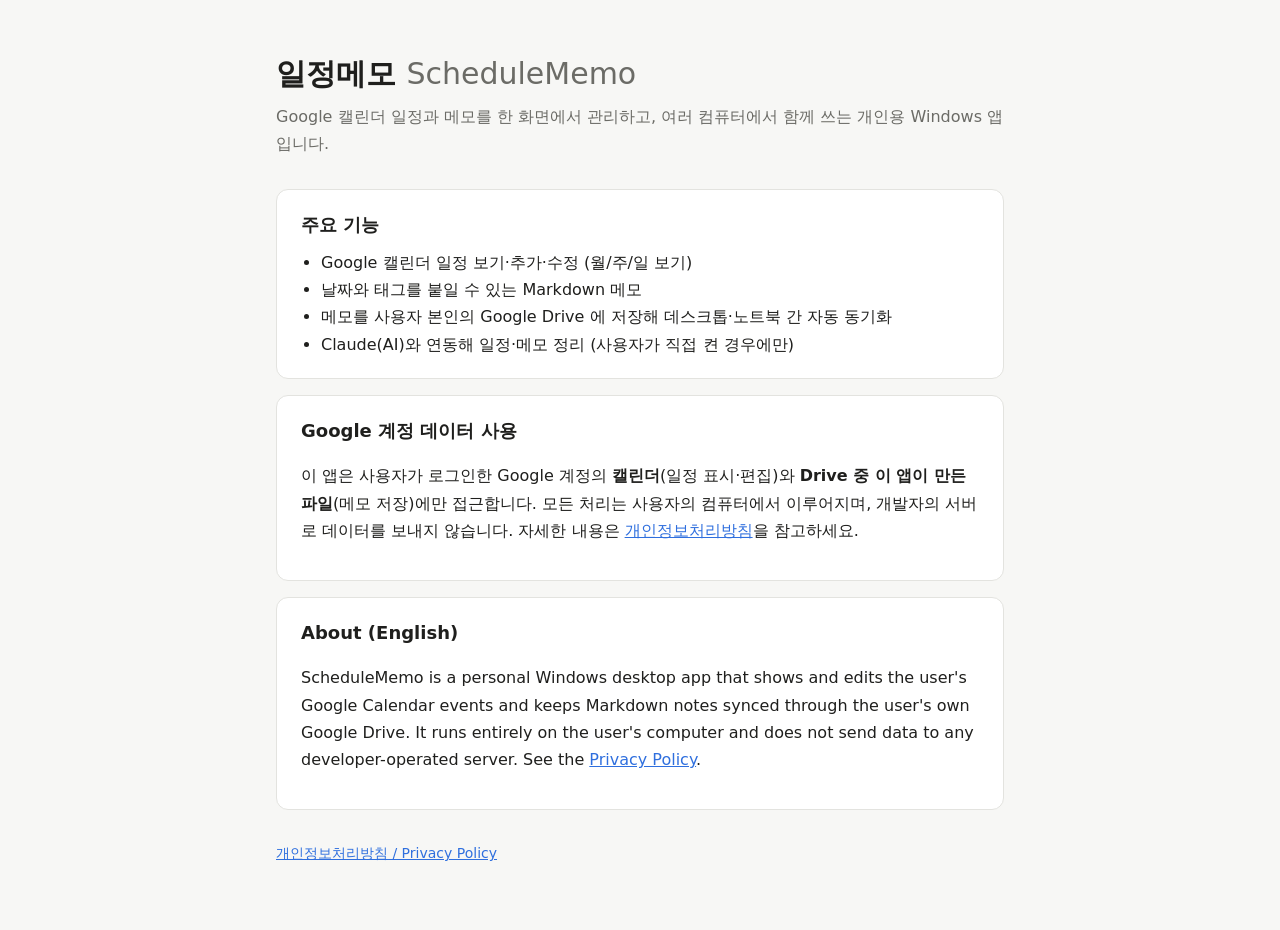
<file: index.html>
<!doctype html>
<html lang="ko">
<head>
<meta charset="utf-8">
<meta name="viewport" content="width=device-width, initial-scale=1">
<title>일정메모 (ScheduleMemo)</title>
<style>
  :root { --bg:#f7f7f5; --card:#fff; --text:#1f1f1d; --muted:#6b6b66; --accent:#2f6fde; --border:#e3e3df; }
  @media (prefers-color-scheme: dark) { :root { --bg:#161615; --card:#1e1e1c; --text:#ececea; --muted:#9a9a94; --accent:#6b9bff; --border:#353532; } }
  * { box-sizing: border-box; }
  body { margin:0; background:var(--bg); color:var(--text); font-family:'Pretendard','Malgun Gothic','Apple SD Gothic Neo',system-ui,sans-serif; line-height:1.7; }
  main { max-width:760px; margin:0 auto; padding:48px 16px 64px; }
  h1 { font-size:30px; margin:0 0 4px; }
  .sub { color:var(--muted); margin:0 0 32px; }
  section { background:var(--card); border:1px solid var(--border); border-radius:12px; padding:20px 24px; margin-bottom:16px; }
  h2 { font-size:18px; margin:0 0 8px; }
  ul { margin:0; padding-left:20px; }
  a { color:var(--accent); }
  footer { color:var(--muted); font-size:14px; margin-top:32px; }
</style>
</head>
<body>
<main>
  <h1>일정메모 <span style="font-weight:400;color:var(--muted)">ScheduleMemo</span></h1>
  <p class="sub">Google 캘린더 일정과 메모를 한 화면에서 관리하고, 여러 컴퓨터에서 함께 쓰는 개인용 Windows 앱입니다.</p>

  <section>
    <h2>주요 기능</h2>
    <ul>
      <li>Google 캘린더 일정 보기·추가·수정 (월/주/일 보기)</li>
      <li>날짜와 태그를 붙일 수 있는 Markdown 메모</li>
      <li>메모를 사용자 본인의 Google Drive 에 저장해 데스크톱·노트북 간 자동 동기화</li>
      <li>Claude(AI)와 연동해 일정·메모 정리 (사용자가 직접 켠 경우에만)</li>
    </ul>
  </section>

  <section>
    <h2>Google 계정 데이터 사용</h2>
    <p>
      이 앱은 사용자가 로그인한 Google 계정의 <b>캘린더</b>(일정 표시·편집)와 <b>Drive 중 이 앱이 만든 파일</b>(메모 저장)에만 접근합니다.
      모든 처리는 사용자의 컴퓨터에서 이루어지며, 개발자의 서버로 데이터를 보내지 않습니다.
      자세한 내용은 <a href="privacy.html">개인정보처리방침</a>을 참고하세요.
    </p>
  </section>

  <section>
    <h2>About (English)</h2>
    <p>
      ScheduleMemo is a personal Windows desktop app that shows and edits the user's Google Calendar events and keeps
      Markdown notes synced through the user's own Google Drive. It runs entirely on the user's computer and does not send
      data to any developer-operated server. See the <a href="privacy.html">Privacy Policy</a>.
    </p>
  </section>

  <footer><a href="privacy.html">개인정보처리방침 / Privacy Policy</a></footer>
</main>
</body>
</html>
</file>
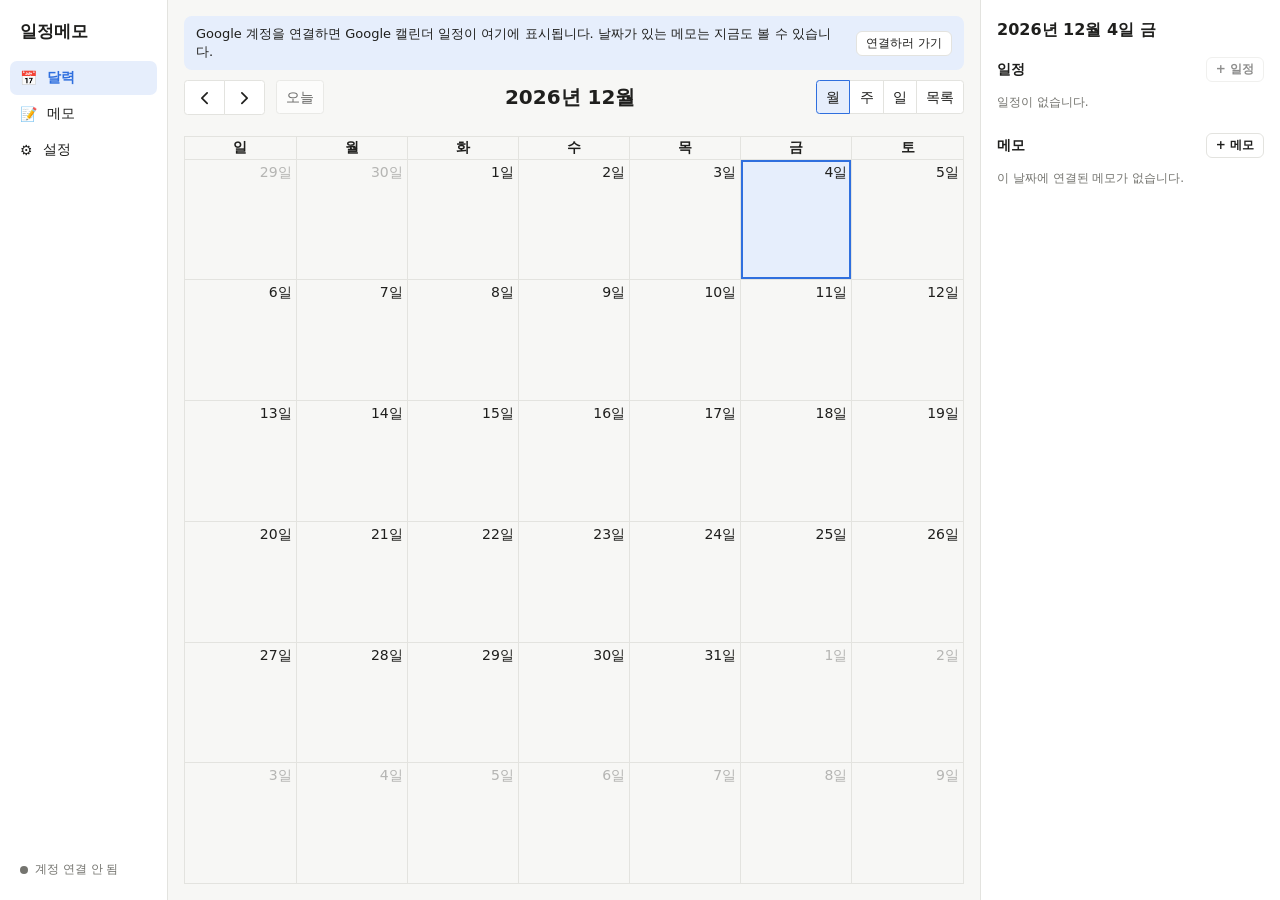
<file: app/index.html>
<!doctype html>
<html lang="ko">
  <head>
    <meta charset="UTF-8" />
    <meta name="viewport" content="width=device-width, initial-scale=1, viewport-fit=cover" />
    <meta
      http-equiv="Content-Security-Policy"
      content="default-src 'self'; script-src 'self'; style-src 'self' 'unsafe-inline'; img-src 'self' data: https:; font-src 'self' data:; connect-src 'self' https://www.googleapis.com https://openidconnect.googleapis.com https://oauth2.googleapis.com"
    />
    <meta name="theme-color" content="#f7f7f5" media="(prefers-color-scheme: light)" />
    <meta name="theme-color" content="#161615" media="(prefers-color-scheme: dark)" />
    <meta name="apple-mobile-web-app-capable" content="yes" />
    <meta name="mobile-web-app-capable" content="yes" />
    <meta name="apple-mobile-web-app-status-bar-style" content="default" />
    <meta name="apple-mobile-web-app-title" content="일정메모" />
    <link rel="manifest" href="./manifest.webmanifest" />
    <link rel="apple-touch-icon" href="./apple-touch-icon.png" />
    <link rel="icon" type="image/png" href="./icon-192.png" />
    <title>일정메모</title>
    <script type="module" crossorigin src="./index-Cu8qd0I5.js"></script>
    <link rel="stylesheet" crossorigin href="./index-U2Xa5Kjt.css">
  </head>
  <body>
    <div id="root"></div>
  </body>
</html>
</file>
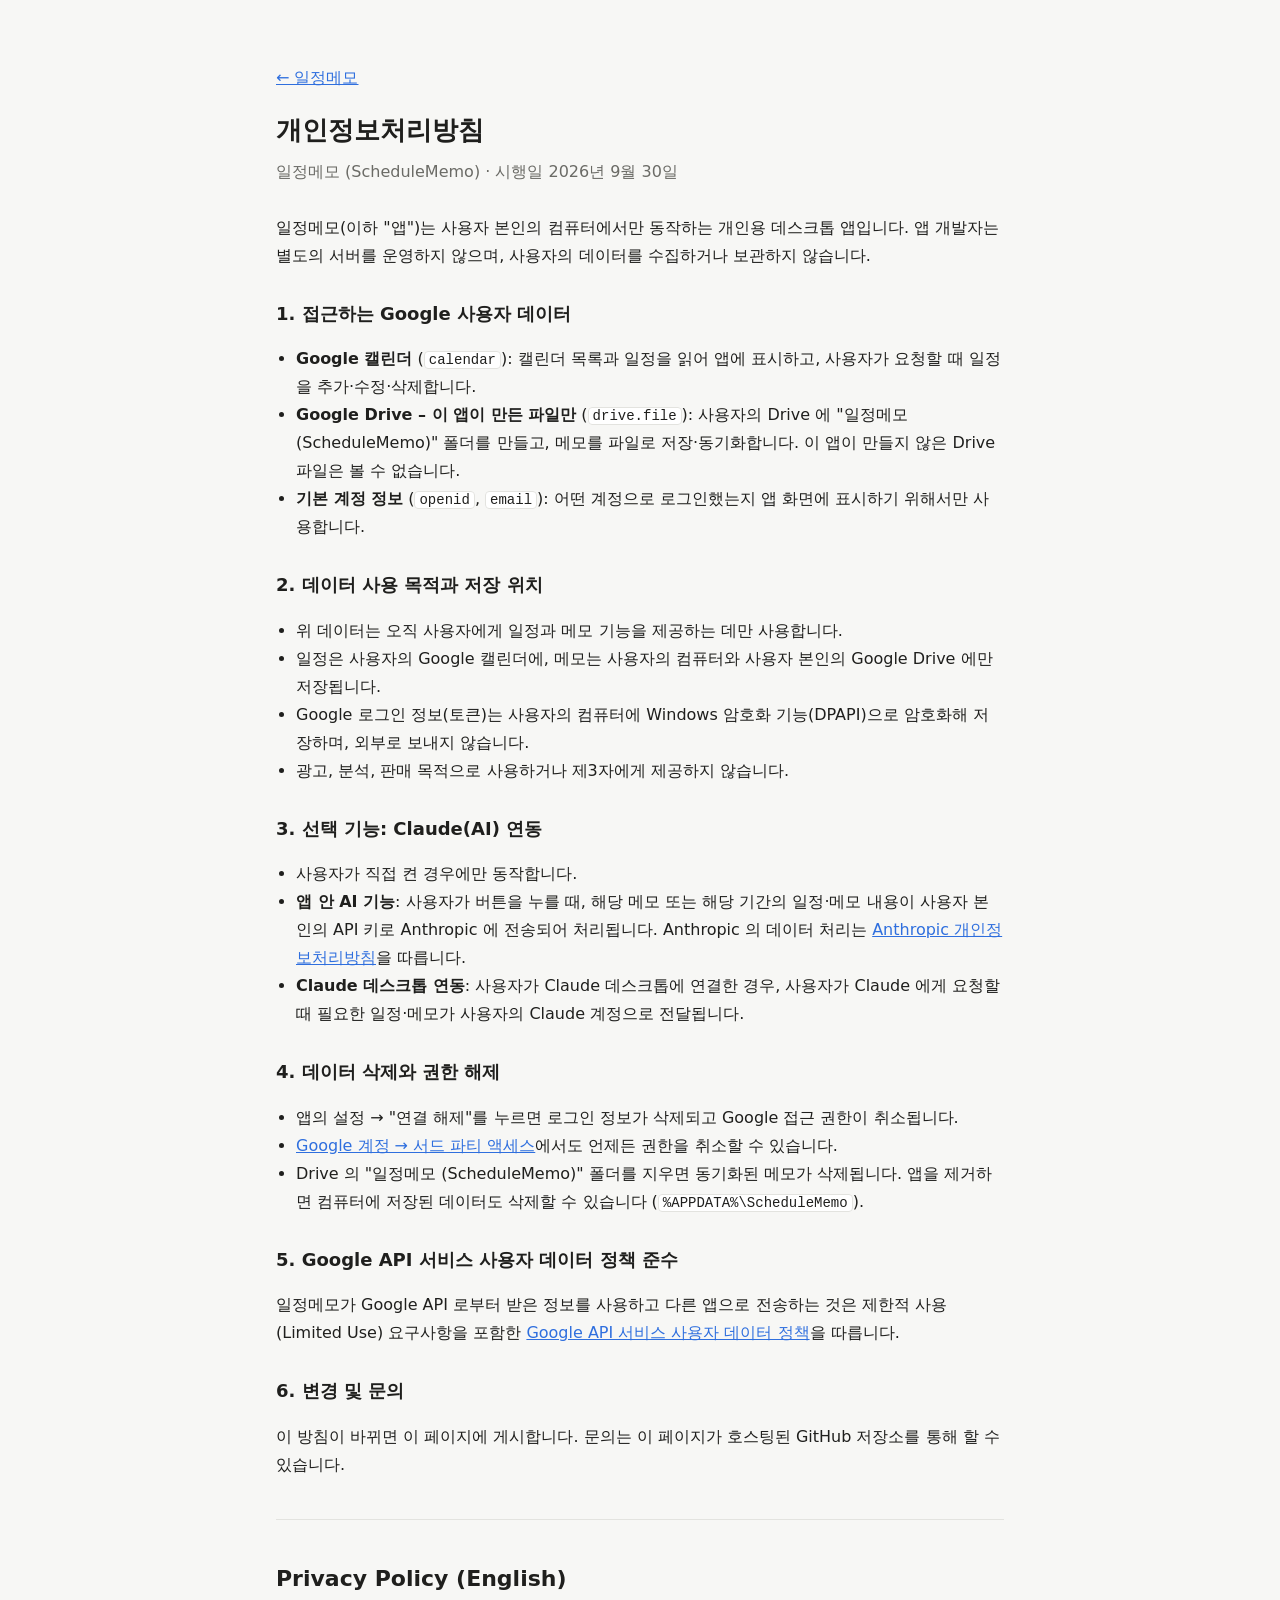
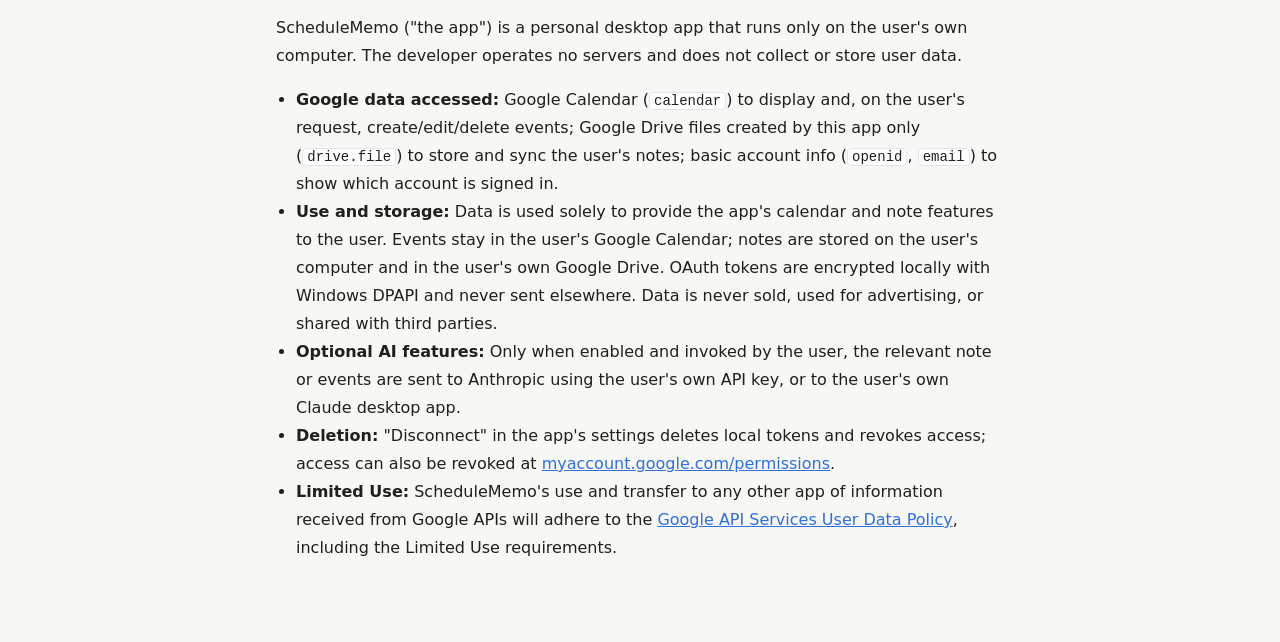
<file: privacy.html>
<!doctype html>
<html lang="ko">
<head>
<meta charset="utf-8">
<meta name="viewport" content="width=device-width, initial-scale=1">
<title>개인정보처리방침 · 일정메모</title>
<style>
  :root { --bg:#f7f7f5; --card:#fff; --text:#1f1f1d; --muted:#6b6b66; --accent:#2f6fde; --border:#e3e3df; }
  @media (prefers-color-scheme: dark) { :root { --bg:#161615; --card:#1e1e1c; --text:#ececea; --muted:#9a9a94; --accent:#6b9bff; --border:#353532; } }
  * { box-sizing: border-box; }
  body { margin:0; background:var(--bg); color:var(--text); font-family:'Pretendard','Malgun Gothic','Apple SD Gothic Neo',system-ui,sans-serif; line-height:1.75; }
  main { max-width:760px; margin:0 auto; padding:48px 16px 64px; }
  h1 { font-size:26px; margin:0 0 4px; }
  .sub { color:var(--muted); margin:0 0 28px; }
  h2 { font-size:18px; margin:28px 0 8px; }
  ul { padding-left:20px; }
  a { color:var(--accent); }
  hr { border:none; border-top:1px solid var(--border); margin:40px 0; }
  code { background:var(--card); border:1px solid var(--border); border-radius:4px; padding:0 4px; font-size:14px; }
</style>
</head>
<body>
<main>
  <p><a href="./">← 일정메모</a></p>
  <h1>개인정보처리방침</h1>
  <p class="sub">일정메모 (ScheduleMemo) · 시행일 2026년 9월 30일</p>

  <p>일정메모(이하 "앱")는 사용자 본인의 컴퓨터에서만 동작하는 개인용 데스크톱 앱입니다. 앱 개발자는 별도의 서버를 운영하지 않으며, 사용자의 데이터를 수집하거나 보관하지 않습니다.</p>

  <h2>1. 접근하는 Google 사용자 데이터</h2>
  <ul>
    <li><b>Google 캘린더</b> (<code>calendar</code>): 캘린더 목록과 일정을 읽어 앱에 표시하고, 사용자가 요청할 때 일정을 추가·수정·삭제합니다.</li>
    <li><b>Google Drive – 이 앱이 만든 파일만</b> (<code>drive.file</code>): 사용자의 Drive 에 "일정메모 (ScheduleMemo)" 폴더를 만들고, 메모를 파일로 저장·동기화합니다. 이 앱이 만들지 않은 Drive 파일은 볼 수 없습니다.</li>
    <li><b>기본 계정 정보</b> (<code>openid</code>, <code>email</code>): 어떤 계정으로 로그인했는지 앱 화면에 표시하기 위해서만 사용합니다.</li>
  </ul>

  <h2>2. 데이터 사용 목적과 저장 위치</h2>
  <ul>
    <li>위 데이터는 오직 사용자에게 일정과 메모 기능을 제공하는 데만 사용합니다.</li>
    <li>일정은 사용자의 Google 캘린더에, 메모는 사용자의 컴퓨터와 사용자 본인의 Google Drive 에만 저장됩니다.</li>
    <li>Google 로그인 정보(토큰)는 사용자의 컴퓨터에 Windows 암호화 기능(DPAPI)으로 암호화해 저장하며, 외부로 보내지 않습니다.</li>
    <li>광고, 분석, 판매 목적으로 사용하거나 제3자에게 제공하지 않습니다.</li>
  </ul>

  <h2>3. 선택 기능: Claude(AI) 연동</h2>
  <ul>
    <li>사용자가 직접 켠 경우에만 동작합니다.</li>
    <li><b>앱 안 AI 기능</b>: 사용자가 버튼을 누를 때, 해당 메모 또는 해당 기간의 일정·메모 내용이 사용자 본인의 API 키로 Anthropic 에 전송되어 처리됩니다. Anthropic 의 데이터 처리는 <a href="https://www.anthropic.com/legal/privacy" rel="noopener">Anthropic 개인정보처리방침</a>을 따릅니다.</li>
    <li><b>Claude 데스크톱 연동</b>: 사용자가 Claude 데스크톱에 연결한 경우, 사용자가 Claude 에게 요청할 때 필요한 일정·메모가 사용자의 Claude 계정으로 전달됩니다.</li>
  </ul>

  <h2>4. 데이터 삭제와 권한 해제</h2>
  <ul>
    <li>앱의 설정 → "연결 해제"를 누르면 로그인 정보가 삭제되고 Google 접근 권한이 취소됩니다.</li>
    <li><a href="https://myaccount.google.com/permissions" rel="noopener">Google 계정 → 서드 파티 액세스</a>에서도 언제든 권한을 취소할 수 있습니다.</li>
    <li>Drive 의 "일정메모 (ScheduleMemo)" 폴더를 지우면 동기화된 메모가 삭제됩니다. 앱을 제거하면 컴퓨터에 저장된 데이터도 삭제할 수 있습니다 (<code>%APPDATA%\ScheduleMemo</code>).</li>
  </ul>

  <h2>5. Google API 서비스 사용자 데이터 정책 준수</h2>
  <p>일정메모가 Google API 로부터 받은 정보를 사용하고 다른 앱으로 전송하는 것은 제한적 사용(Limited Use) 요구사항을 포함한 <a href="https://developers.google.com/terms/api-services-user-data-policy" rel="noopener">Google API 서비스 사용자 데이터 정책</a>을 따릅니다.</p>

  <h2>6. 변경 및 문의</h2>
  <p>이 방침이 바뀌면 이 페이지에 게시합니다. 문의는 이 페이지가 호스팅된 GitHub 저장소를 통해 할 수 있습니다.</p>

  <hr>

  <h1 style="font-size:22px">Privacy Policy (English)</h1>
  <p>ScheduleMemo ("the app") is a personal desktop app that runs only on the user's own computer. The developer operates no servers and does not collect or store user data.</p>
  <ul>
    <li><b>Google data accessed:</b> Google Calendar (<code>calendar</code>) to display and, on the user's request, create/edit/delete events; Google Drive files created by this app only (<code>drive.file</code>) to store and sync the user's notes; basic account info (<code>openid</code>, <code>email</code>) to show which account is signed in.</li>
    <li><b>Use and storage:</b> Data is used solely to provide the app's calendar and note features to the user. Events stay in the user's Google Calendar; notes are stored on the user's computer and in the user's own Google Drive. OAuth tokens are encrypted locally with Windows DPAPI and never sent elsewhere. Data is never sold, used for advertising, or shared with third parties.</li>
    <li><b>Optional AI features:</b> Only when enabled and invoked by the user, the relevant note or events are sent to Anthropic using the user's own API key, or to the user's own Claude desktop app.</li>
    <li><b>Deletion:</b> "Disconnect" in the app's settings deletes local tokens and revokes access; access can also be revoked at <a href="https://myaccount.google.com/permissions" rel="noopener">myaccount.google.com/permissions</a>.</li>
    <li><b>Limited Use:</b> ScheduleMemo's use and transfer to any other app of information received from Google APIs will adhere to the <a href="https://developers.google.com/terms/api-services-user-data-policy" rel="noopener">Google API Services User Data Policy</a>, including the Limited Use requirements.</li>
  </ul>
</main>
</body>
</html>
</file>
<file: app/index-U2Xa5Kjt.css>
:root{--bg: #f7f7f5;--surface: #ffffff;--surface-2: #f0f0ed;--border: #e3e3df;--text: #1f1f1d;--muted: #74746f;--accent: #2f6fde;--accent-soft: #e6eefc;--danger: #d0453b;--ok: #1f8a4c;--memo: #b7791f;--memo-soft: #fdf3e1;--shadow: 0 12px 40px rgba(0, 0, 0, .18);--fc-border-color: var(--border);--fc-page-bg-color: var(--surface);--fc-neutral-bg-color: var(--surface-2);--fc-today-bg-color: var(--accent-soft);--fc-button-bg-color: var(--surface);--fc-button-border-color: var(--border);--fc-button-text-color: var(--text);--fc-button-hover-bg-color: var(--surface-2);--fc-button-hover-border-color: var(--border);--fc-button-active-bg-color: var(--accent-soft);--fc-button-active-border-color: var(--accent);--fc-event-bg-color: var(--accent);--fc-event-border-color: var(--accent);color-scheme:light}@media(prefers-color-scheme:dark){:root{--bg: #161615;--surface: #1e1e1c;--surface-2: #2a2a27;--border: #353532;--text: #ececea;--muted: #9a9a94;--accent: #6b9bff;--accent-soft: #23304a;--danger: #f06b60;--ok: #4cc281;--memo: #e3a646;--memo-soft: #3a2f1c;color-scheme:dark}}*{box-sizing:border-box}html,body,#root{height:100%;margin:0}body{background:var(--bg);color:var(--text);font-family:Pretendard,Malgun Gothic,Segoe UI,system-ui,sans-serif;font-size:14px}button,input,select,textarea{font:inherit;color:inherit}input,select,textarea{background:var(--surface);border:1px solid var(--border);border-radius:6px;padding:6px 8px;outline:none}input:focus,select:focus,textarea:focus{border-color:var(--accent)}code{background:var(--surface-2);padding:1px 5px;border-radius:4px}.muted{color:var(--muted)}.small{font-size:12px}.pad{padding:12px}.ok{color:var(--ok)}.spacer{flex:1}.btn{border:1px solid var(--border);background:var(--surface);border-radius:6px;padding:6px 12px;cursor:pointer;white-space:nowrap}.btn:hover:not(:disabled){background:var(--surface-2)}.btn:disabled{opacity:.5;cursor:default}.btn.small{padding:3px 9px;font-size:12px}.btn.primary{background:var(--accent);border-color:var(--accent);color:#fff}.btn.primary:hover:not(:disabled){filter:brightness(1.08);background:var(--accent)}.btn.danger{color:var(--danger)}.btn.link{border:none;background:none;padding:0;color:var(--accent);text-decoration:underline}.btn.link:hover:not(:disabled){background:none}.chip{display:inline-block;font-size:11px;padding:1px 7px;border-radius:999px;background:var(--surface-2);color:var(--muted);margin-left:4px}.swatch{display:inline-block;width:10px;height:10px;border-radius:3px;flex:none}.app{display:flex;height:100%}.sidebar{width:168px;flex:none;display:flex;flex-direction:column;gap:2px;padding:16px 10px;background:var(--surface);border-right:1px solid var(--border)}.brand{font-weight:700;font-size:17px;padding:4px 10px 16px}.nav-item{display:flex;align-items:center;gap:10px;padding:8px 10px;border:none;background:none;border-radius:7px;cursor:pointer;text-align:left}.nav-item:hover{background:var(--surface-2)}.nav-item.active{background:var(--accent-soft);color:var(--accent);font-weight:600}.sidebar-spacer{flex:1}.sync-badge{display:flex;align-items:center;gap:7px;border:none;background:none;padding:6px 10px;font-size:12px;color:var(--muted);cursor:pointer;text-align:left;border-radius:6px}.sync-badge:hover{background:var(--surface-2)}.sync-badge .dot{width:8px;height:8px;border-radius:50%;background:var(--ok);flex:none}.sync-syncing .dot{background:var(--accent);animation:pulse 1s infinite alternate}.sync-error .dot{background:var(--danger)}.sync-disconnected .dot{background:var(--muted)}@keyframes pulse{to{opacity:.3}}.account{font-size:11px;color:var(--muted);padding:2px 10px;overflow:hidden;text-overflow:ellipsis}.content{flex:1;min-width:0;height:100%;overflow:hidden}.banner{display:flex;align-items:center;gap:12px;padding:9px 12px;margin-bottom:10px;border-radius:8px;background:var(--accent-soft);font-size:13px}.banner.error{background:color-mix(in srgb,var(--danger) 14%,var(--surface));cursor:pointer}.calendar-layout{display:flex;height:100%}.calendar-main{flex:1;min-width:0;display:flex;flex-direction:column;padding:16px}.calendar-main .fc{flex:1;min-height:0}.fc .fc-toolbar-title{font-size:20px}.fc .fc-daygrid-day{cursor:pointer}.fc .fc-daygrid-day.is-selected{box-shadow:inset 0 0 0 2px var(--accent)}.fc .fc-event{cursor:pointer}.fc .memo-event{background:var(--memo-soft);border-color:var(--memo-soft)}.fc .memo-event .fc-event-title,.fc .memo-event .fc-event-main{color:var(--memo)}.fc .fc-col-header-cell-cushion,.fc .fc-daygrid-day-number{color:var(--text);text-decoration:none}.day-panel{width:300px;flex:none;border-left:1px solid var(--border);background:var(--surface);padding:20px 16px;overflow-y:auto}.day-panel header{display:flex;align-items:baseline;justify-content:space-between;gap:8px}.day-panel h2{font-size:16px;margin:0 0 16px}.panel-section{margin-bottom:22px}.panel-title{display:flex;justify-content:space-between;align-items:center;font-weight:600;margin-bottom:8px}.item-list{list-style:none;margin:0;padding:0}.item-list li{display:flex;align-items:center;gap:8px;padding:7px 8px;border-radius:6px;cursor:pointer}.item-list li:hover{background:var(--surface-2)}.item-time{font-size:12px;color:var(--muted);flex:none;min-width:52px}.item-title{overflow:hidden;text-overflow:ellipsis;white-space:nowrap}.modal-backdrop{position:fixed;inset:0;background:#00000059;display:grid;place-items:center;z-index:100}.modal{width:min(520px,calc(100vw - 32px));max-height:calc(100vh - 48px);overflow-y:auto;background:var(--surface);border-radius:12px;padding:20px 22px;box-shadow:var(--shadow);display:flex;flex-direction:column;gap:12px}.modal h3{margin:0 0 4px}.field{display:flex;flex-direction:column;gap:4px;flex:1}.field>span{font-size:12px;color:var(--muted)}.field-row{display:flex;gap:12px}.check{display:flex;align-items:center;gap:8px;cursor:pointer}.modal-actions{display:flex;align-items:center;gap:8px;margin-top:4px}.form-error{color:var(--danger);margin:0;font-size:13px}.memo-layout{display:flex;height:100%}.memo-list{width:300px;flex:none;border-right:1px solid var(--border);background:var(--surface);display:flex;flex-direction:column}.memo-list-header{display:flex;gap:8px;padding:14px 12px;border-bottom:1px solid var(--border)}.memo-list-header .search{flex:1;min-width:0}.memo-list ul{list-style:none;margin:0;padding:6px;overflow-y:auto;flex:1}.memo-list li{padding:10px;border-radius:8px;cursor:pointer}.memo-list li:hover{background:var(--surface-2)}.memo-list li.active{background:var(--accent-soft)}.memo-item-title{font-weight:600;overflow:hidden;text-overflow:ellipsis;white-space:nowrap}.memo-item-snippet{font-size:12px;color:var(--muted);margin:3px 0 5px;overflow:hidden;text-overflow:ellipsis;white-space:nowrap}.memo-item-meta{display:flex;flex-wrap:wrap;align-items:center;gap:4px;font-size:11px}.memo-item-meta .chip{margin-left:0}.memo-detail{flex:1;min-width:0;display:flex;flex-direction:column}.memo-detail .empty{margin:auto;text-align:center;max-width:420px;padding:24px}.memo-editor{display:flex;flex-direction:column;height:100%;padding:20px 28px;gap:10px}.memo-title{font-size:22px;font-weight:700;border:none;background:none;padding:4px 0}.memo-toolbar{display:flex;align-items:center;gap:10px;flex-wrap:wrap;padding-bottom:10px;border-bottom:1px solid var(--border)}.inline-field{display:flex;align-items:center;gap:6px;color:var(--muted)}.inline-field.grow{flex:1;min-width:180px}.inline-field.grow input{flex:1}.memo-body{flex:1;resize:none;border:none;background:none;padding:6px 0;line-height:1.7;font-size:15px}.memo-preview{flex:1;overflow-y:auto;line-height:1.7;font-size:15px}.memo-preview a{color:var(--accent)}.settings{height:100%;overflow-y:auto;padding:28px 36px 60px;max-width:860px}.settings h1{font-size:22px;margin:0 0 20px}.card{background:var(--surface);border:1px solid var(--border);border-radius:10px;padding:18px 20px;margin-bottom:16px}.card h2{font-size:16px;margin:0 0 10px}.muted-card{color:var(--muted)}.button-row{display:flex;gap:8px;flex-wrap:wrap;margin:12px 0}.guide{margin-top:12px;line-height:1.7}.guide summary{cursor:pointer;font-weight:600}.guide li{margin:4px 0}.grow-input{flex:1;min-width:240px}.field.narrow{max-width:360px;margin-top:10px}.copy-row{display:flex;gap:8px;align-items:flex-start}code.block{display:block;flex:1;padding:8px 10px;font-size:12px;word-break:break-all}.btn.ai{border-color:color-mix(in srgb,var(--accent) 45%,var(--border));color:var(--accent)}.quick-add{display:flex;align-items:center;gap:8px;margin-bottom:10px;padding:6px 6px 6px 12px;border:1px solid var(--border);border-radius:10px;background:var(--surface)}.quick-add input{flex:1;border:none;background:none;padding:4px 0}.briefing-btn{width:100%;margin-bottom:18px}.modal.wide{width:min(760px,calc(100vw - 32px))}.modal-body{max-height:60vh;overflow-y:auto;padding-right:6px}.thinking{animation:pulse 1s infinite alternate}.calendar-toggles{list-style:none;padding:0;margin:0}.calendar-toggles li{padding:4px 0}.mobile-only{display:none}@media(max-width:760px){body{-webkit-tap-highlight-color:transparent;overscroll-behavior:none}input,select,textarea{font-size:16px}.mobile-only{display:inline-block}.app{flex-direction:column}.content{order:1;flex:1;min-height:0;padding-top:env(safe-area-inset-top)}.sidebar{order:2;width:100%;flex-direction:row;align-items:stretch;gap:0;padding:4px 4px calc(4px + env(safe-area-inset-bottom));border-right:none;border-top:1px solid var(--border)}.brand,.sidebar-spacer,.account{display:none}.nav-item{flex:1;flex-direction:column;gap:2px;justify-content:center;font-size:11px;padding:6px 0}.nav-item .nav-icon{font-size:20px}.nav-item.active{background:none}.sync-badge{flex:0 0 52px;flex-direction:column;justify-content:center;padding:6px 0;font-size:10px}.sync-badge .sync-label{display:none}.sync-badge .dot{width:10px;height:10px}.banner{margin:8px 8px 0;flex-wrap:wrap}.calendar-layout{flex-direction:column;overflow-y:auto}.calendar-main{flex:none;height:62vh;min-height:420px;padding:8px}.fc .fc-toolbar{gap:6px}.fc .fc-toolbar-title{font-size:16px}.fc .fc-button{padding:4px 8px;font-size:13px}.fc .fc-daygrid-day-number{font-size:12px;padding:2px 4px}.fc .fc-daygrid-event{font-size:11px}.day-panel{width:100%;border-left:none;border-top:1px solid var(--border);padding:14px 16px 24px;overflow:visible}.item-list li{padding:10px 8px}.memo-list{width:100%;border-right:none}.memo-layout.has-selection .memo-list{display:none}.memo-layout:not(.has-selection) .memo-detail{display:none}.memo-editor{padding:10px 16px 16px}.back-btn{align-self:flex-start;text-decoration:none;font-size:15px}.memo-title{font-size:20px}.memo-toolbar{gap:8px}.modal-backdrop{align-items:end}.modal{width:100%;max-height:92vh;border-radius:14px 14px 0 0;padding:18px 16px calc(18px + env(safe-area-inset-bottom))}.field-row{flex-direction:column;gap:12px}.modal-actions{flex-wrap:wrap}.settings{padding:16px 12px 40px}.card{padding:16px}}
</file>
